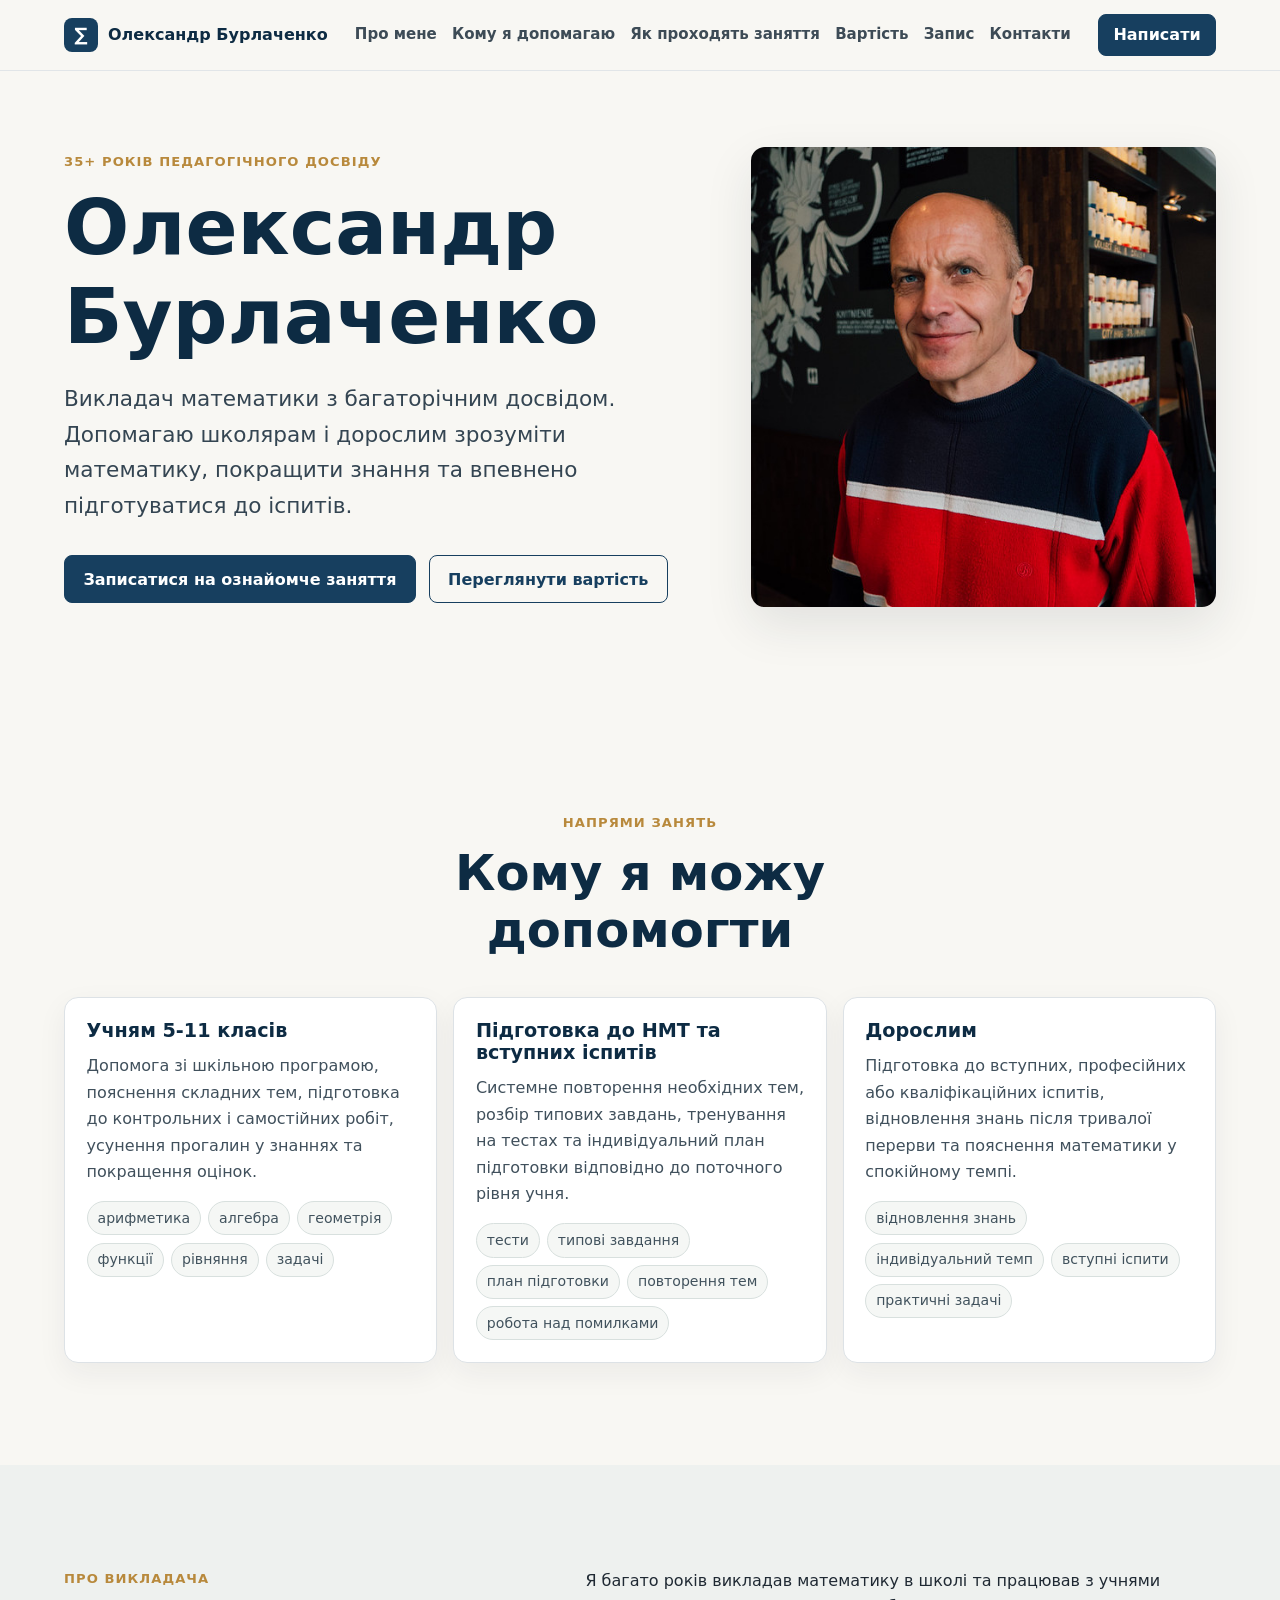
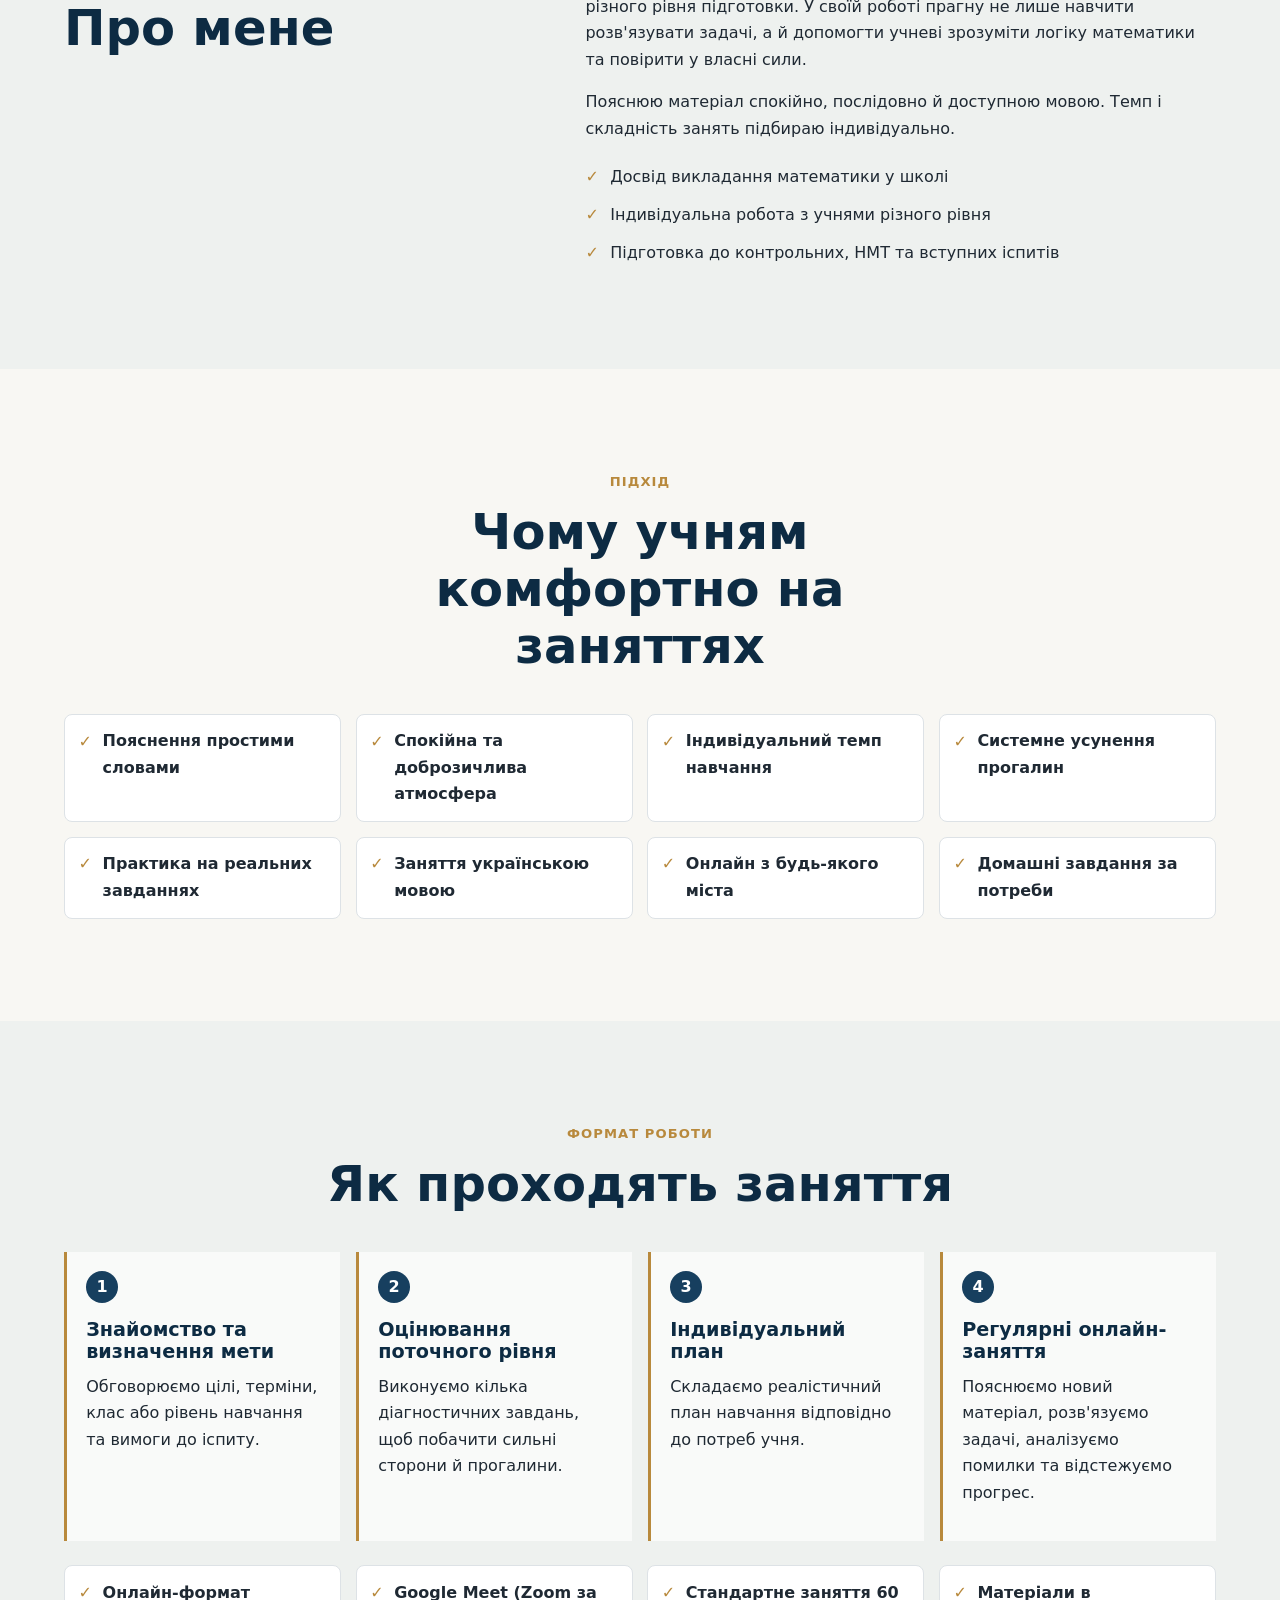
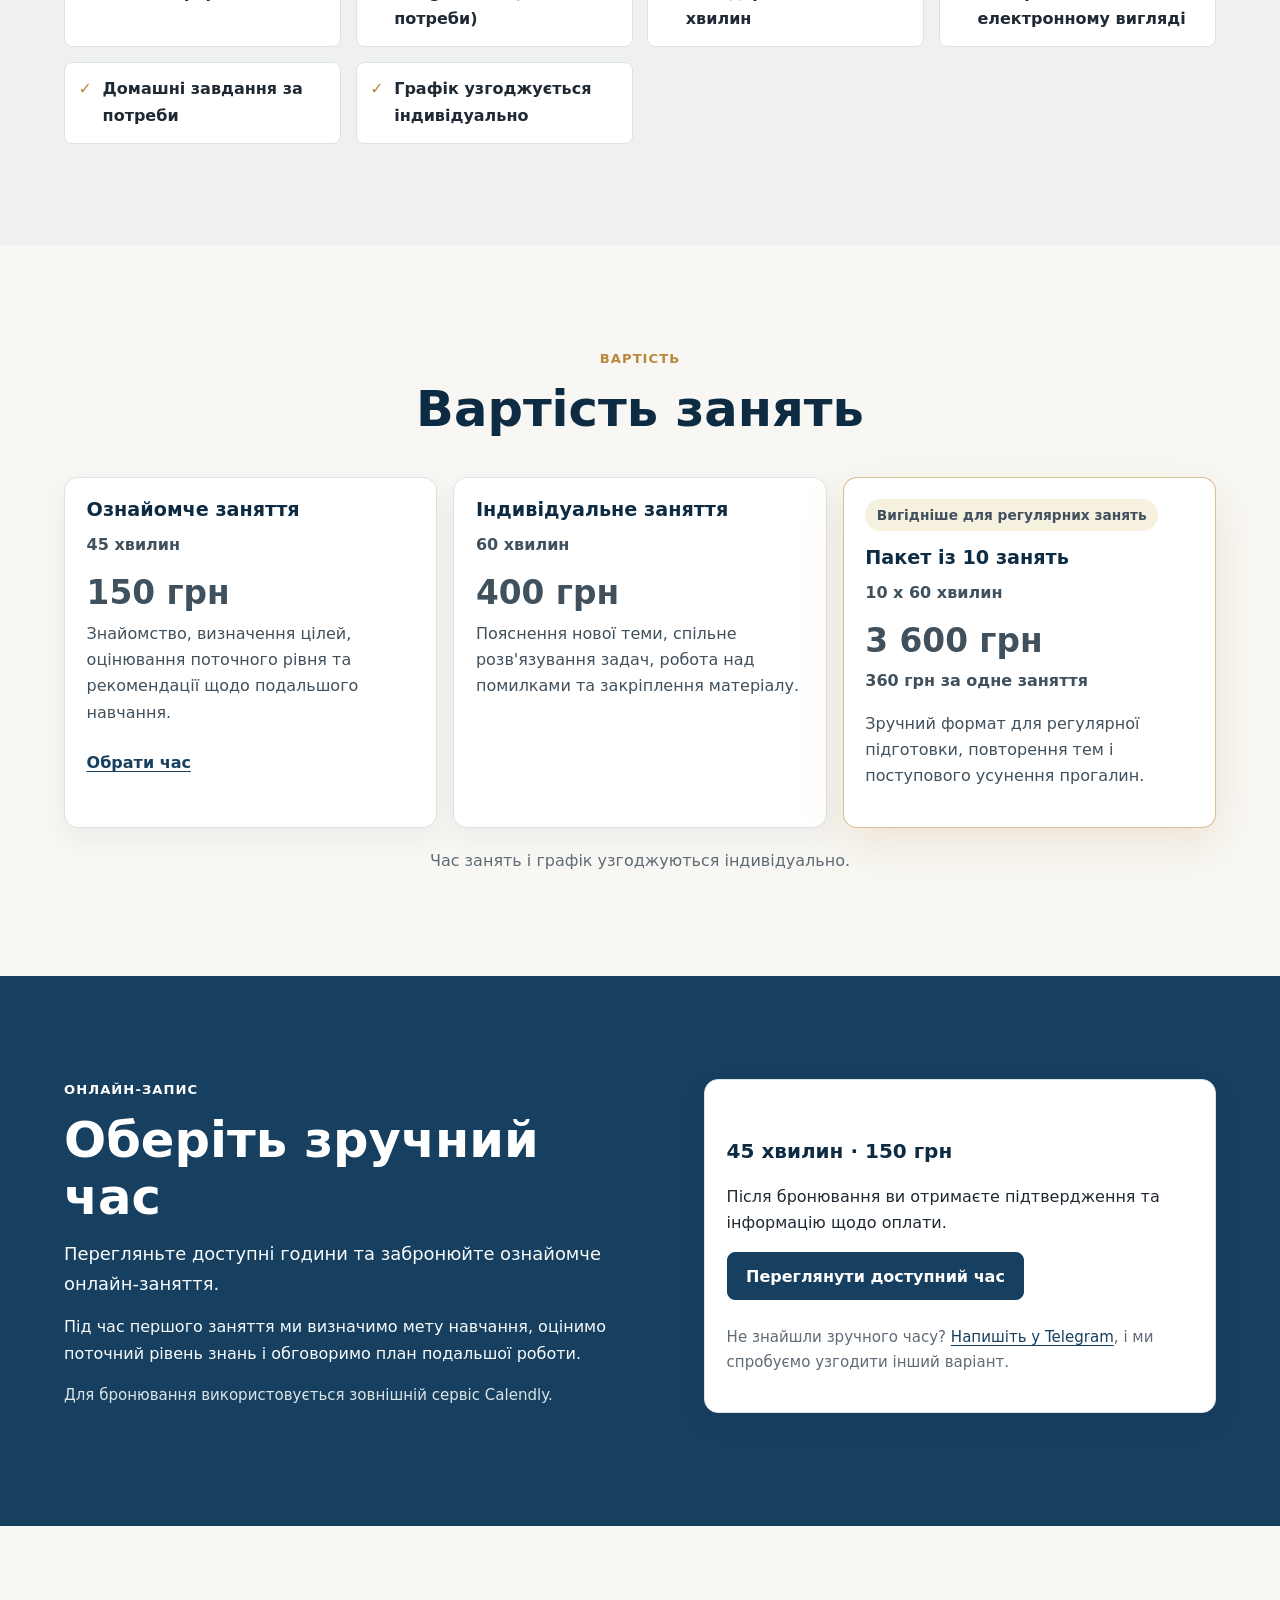
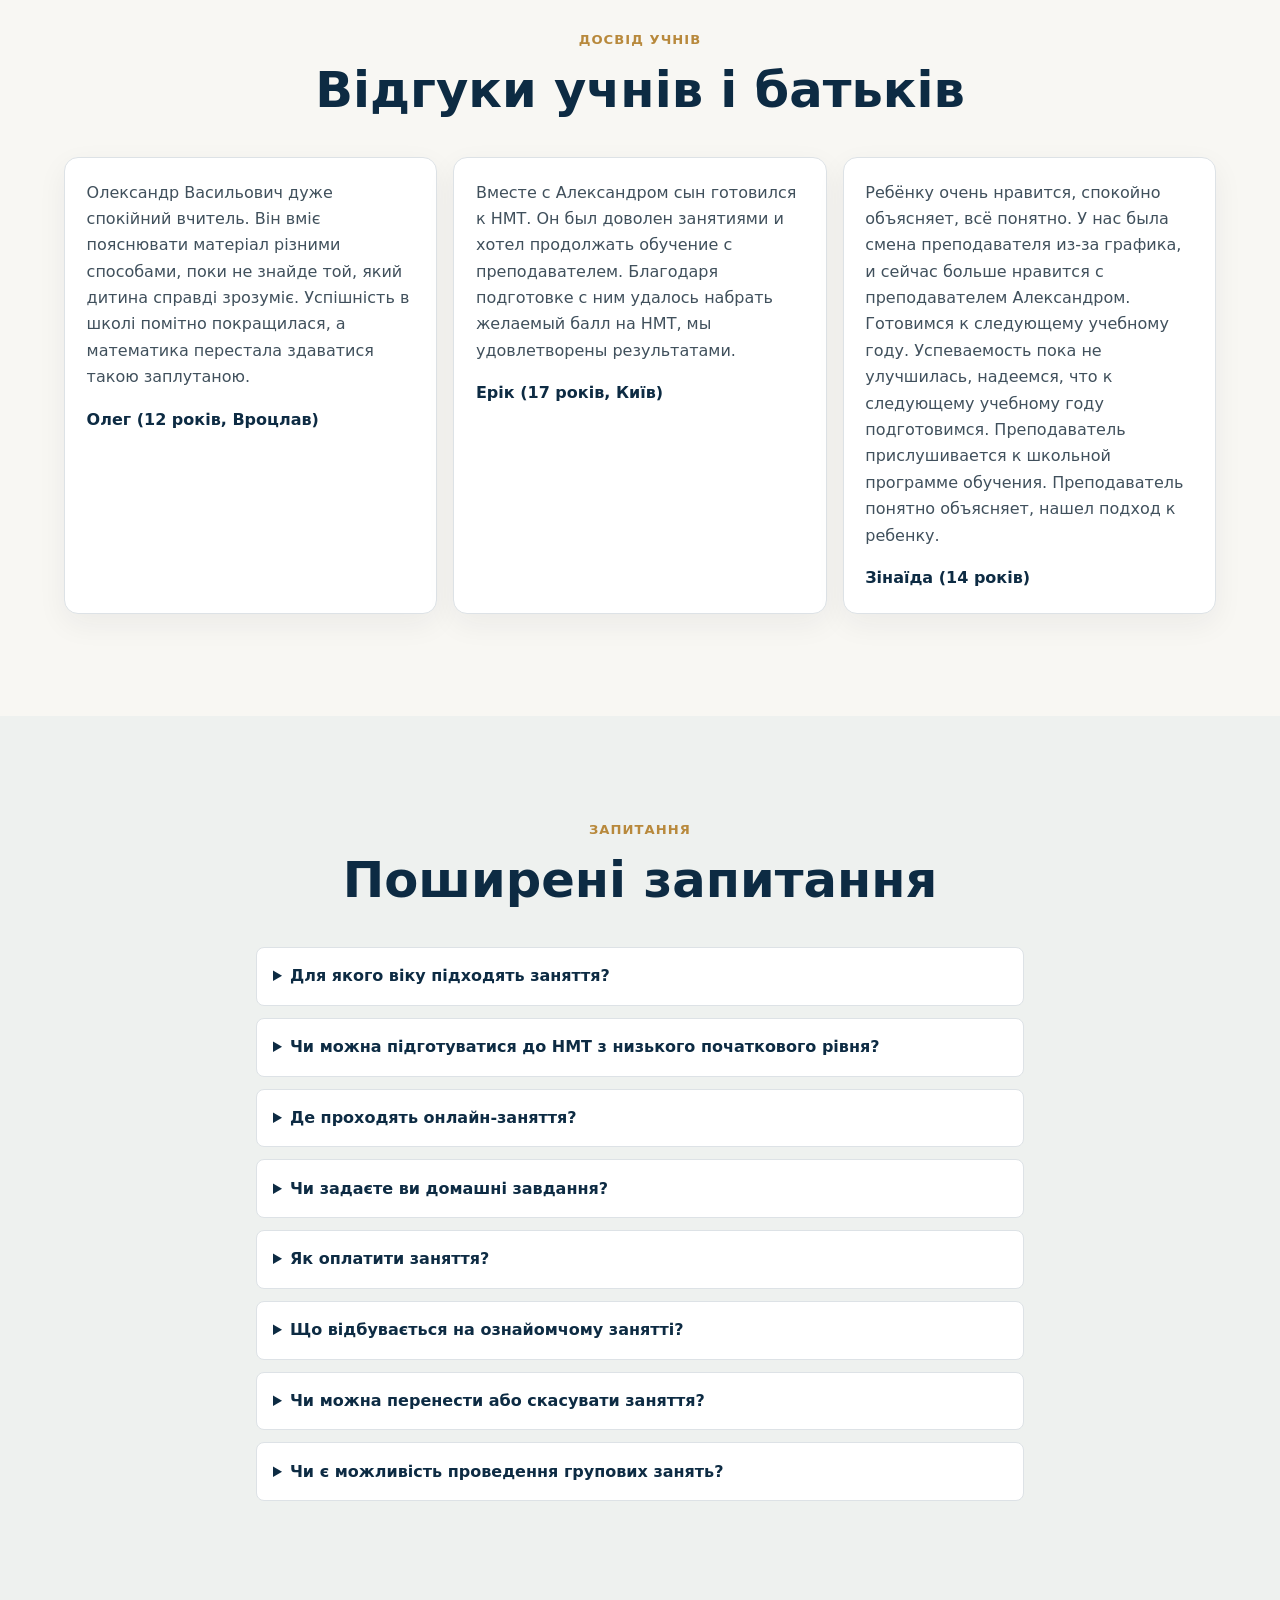
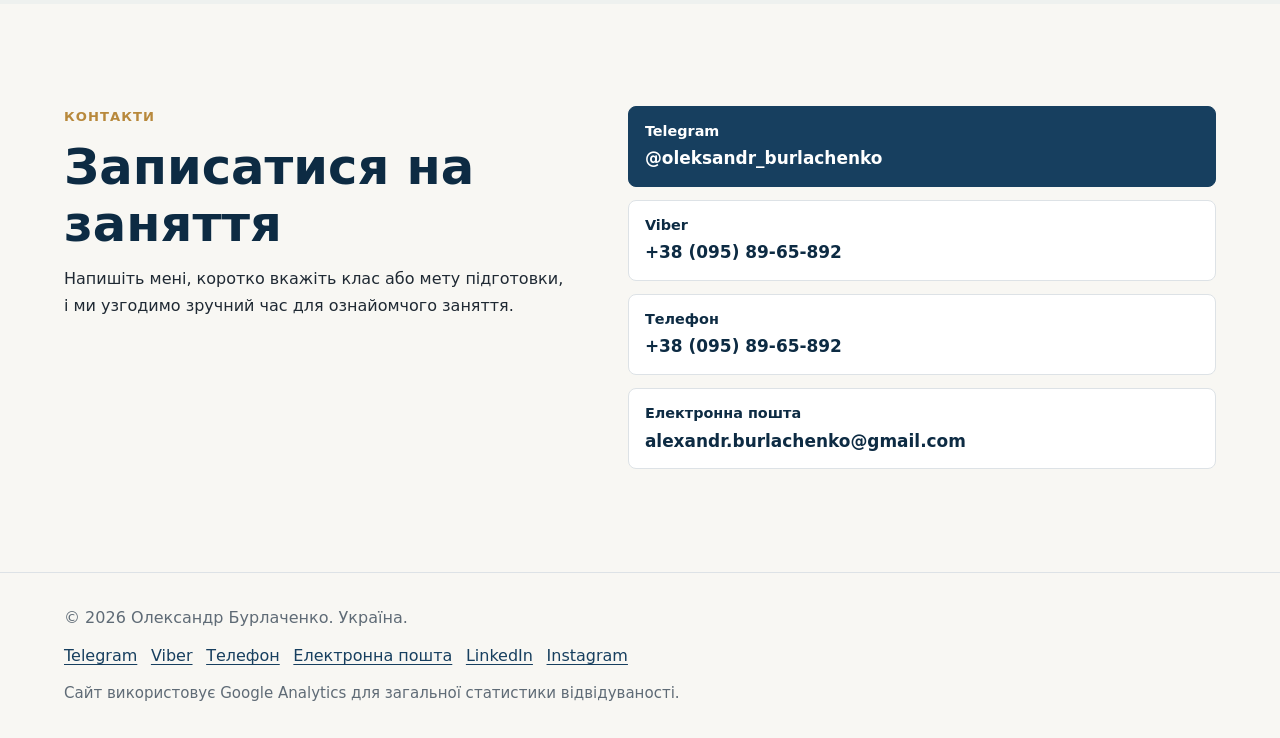
<file: index.html>
<!DOCTYPE html><html lang="uk"><head><meta charset="utf-8"><meta name="viewport" content="width=device-width, initial-scale=1"><title>Олександр Бурлаченко — онлайн-викладач математики</title><meta name="description" content="Онлайн-заняття з математики для учнів 5-11 класів і дорослих. Підготовка до НМТ та вступних іспитів, допомога зі шкільною програмою."><link rel="canonical" href="https://oleksandr.burlachenko.com/"><link rel="icon" href="/favicon.png" type="image/png"><link rel="manifest" href="/site.webmanifest"><meta name="theme-color" content="#173f5f"><meta property="og:type" content="website"><meta property="og:title" content="Олександр Бурлаченко — онлайн-викладач математики"><meta property="og:description" content="Онлайн-заняття з математики для учнів 5-11 класів і дорослих. Підготовка до НМТ та вступних іспитів, допомога зі шкільною програмою."><meta property="og:url" content="https://oleksandr.burlachenko.com/"><meta property="og:image" content="https://oleksandr.burlachenko.com/images/og-image.webp"><meta property="og:locale" content="uk_UA"><meta name="twitter:card" content="summary_large_image"><meta name="twitter:title" content="Олександр Бурлаченко — онлайн-викладач математики"><meta name="twitter:description" content="Онлайн-заняття з математики для учнів 5-11 класів і дорослих. Підготовка до НМТ та вступних іспитів, допомога зі шкільною програмою."><meta name="twitter:image" content="https://oleksandr.burlachenko.com/images/og-image.webp"><script async src="https://www.googletagmanager.com/gtag/js?id=G-PFE939JR4S"></script><script>window.dataLayer = window.dataLayer || [];
function gtag(){dataLayer.push(arguments);}
gtag("js", new Date());
gtag("config", "G-PFE939JR4S");</script><script type="application/ld+json">{"@context":"https://schema.org","@type":"Person","name":"Олександр Бурлаченко","jobTitle":"Онлайн-викладач математики","url":"https://oleksandr.burlachenko.com","image":"https://oleksandr.burlachenko.com/images/teacher-portrait.jpg","address":{"@type":"PostalAddress","addressCountry":"UA"},"sameAs":["https://t.me/oleksandr_burlachenko"]}</script><script type="application/ld+json">{"@context":"https://schema.org","@type":"Service","name":"Онлайн-заняття з математики","description":"Онлайн-заняття з математики для учнів 5-11 класів і дорослих. Підготовка до НМТ та вступних іспитів, допомога зі шкільною програмою.","provider":{"@type":"Person","name":"Олександр Бурлаченко"},"areaServed":"Україна","serviceType":"Онлайн-репетиторство з математики","offers":[{"@type":"Offer","name":"Ознайомче заняття","price":150,"priceCurrency":"UAH","description":"Знайомство, визначення цілей, оцінювання поточного рівня та рекомендації щодо подальшого навчання."},{"@type":"Offer","name":"Індивідуальне заняття","price":400,"priceCurrency":"UAH","description":"Пояснення нової теми, спільне розв'язування задач, робота над помилками та закріплення матеріалу."},{"@type":"Offer","name":"Пакет із 10 занять","price":3600,"priceCurrency":"UAH","description":"Зручний формат для регулярної підготовки, повторення тем і поступового усунення прогалин."}],"potentialAction":{"@type":"ReserveAction","target":"https://calendly.com/alexandr-burlachenko/45min","name":"Ознайомче заняття"}}</script><link rel="stylesheet" href="/_astro/BaseLayout.DnYz9kGp.css"></head><body><header class="site-header"><div class="container header-inner"><a class="brand" href="/" aria-label="Олександр Бурлаченко, головна сторінка"><span class="brand-mark" aria-hidden="true">∑</span><span>Олександр Бурлаченко</span></a><nav class="nav" aria-label="Основна навігація"><a href="#about">Про мене</a><a href="#audience">Кому я допомагаю</a><a href="#process">Як проходять заняття</a><a href="#pricing">Вартість</a><a href="#booking">Запис</a><a href="#contact">Контакти</a></nav><a class="button button-small" href="https://t.me/oleksandr_burlachenko" target="_blank" rel="noopener noreferrer">Написати</a></div></header><main><section class="hero section"><div class="container hero-grid"><div class="hero-copy"><p class="eyebrow">35+ років педагогічного досвіду</p><h1>Олександр Бурлаченко</h1><p class="lead">Викладач математики з багаторічним досвідом. Допомагаю школярам і дорослим зрозуміти математику, покращити знання та впевнено підготуватися до іспитів.</p><div class="hero-actions"><a class="button" href="#booking">Записатися на ознайомче заняття</a><a class="button button-secondary" href="#pricing">Переглянути вартість</a></div></div><figure class="portrait-wrap"><img src="/images/teacher-portrait.jpg" width="750" height="460" alt="Портрет викладача математики Олександр Бурлаченко" decoding="async" fetchpriority="high"></figure></div></section><section id="audience" class="section"><div class="container"><div class="section-heading"><p class="eyebrow">Напрями занять</p><h2>Кому я можу допомогти</h2></div><div class="card-grid"><article class="card"><h3>Учням 5-11 класів</h3><p>Допомога зі шкільною програмою, пояснення складних тем, підготовка до контрольних і самостійних робіт, усунення прогалин у знаннях та покращення оцінок.</p><ul class="tag-list" aria-label="Теми: Учням 5-11 класів"><li>арифметика</li><li>алгебра</li><li>геометрія</li><li>функції</li><li>рівняння</li><li>задачі</li></ul></article><article class="card"><h3>Підготовка до НМТ та вступних іспитів</h3><p>Системне повторення необхідних тем, розбір типових завдань, тренування на тестах та індивідуальний план підготовки відповідно до поточного рівня учня.</p><ul class="tag-list" aria-label="Теми: Підготовка до НМТ та вступних іспитів"><li>тести</li><li>типові завдання</li><li>план підготовки</li><li>повторення тем</li><li>робота над помилками</li></ul></article><article class="card"><h3>Дорослим</h3><p>Підготовка до вступних, професійних або кваліфікаційних іспитів, відновлення знань після тривалої перерви та пояснення математики у спокійному темпі.</p><ul class="tag-list" aria-label="Теми: Дорослим"><li>відновлення знань</li><li>індивідуальний темп</li><li>вступні іспити</li><li>практичні задачі</li></ul></article></div></div></section><section id="about" class="section section-muted"><div class="container two-column"><div class="section-heading left"><p class="eyebrow">Про викладача</p><h2>Про мене</h2></div><div class="prose"><p>Я багато років викладав математику в школі та працював з учнями різного рівня підготовки. У своїй роботі прагну не лише навчити розв&#39;язувати задачі, а й допомогти учневі зрозуміти логіку математики та повірити у власні сили.</p><p>Пояснюю матеріал спокійно, послідовно й доступною мовою. Темп і складність занять підбираю індивідуально.</p><ul class="check-list"><li>Досвід викладання математики у школі</li><li>Індивідуальна робота з учнями різного рівня</li><li>Підготовка до контрольних, НМТ та вступних іспитів</li></ul></div></div></section><section class="section"><div class="container"><div class="section-heading"><p class="eyebrow">Підхід</p><h2>Чому учням комфортно на заняттях</h2></div><ul class="benefit-grid"><li>Пояснення простими словами</li><li>Спокійна та доброзичлива атмосфера</li><li>Індивідуальний темп навчання</li><li>Системне усунення прогалин</li><li>Практика на реальних завданнях</li><li>Заняття українською мовою</li><li>Онлайн з будь-якого міста</li><li>Домашні завдання за потреби</li></ul></div></section><section id="process" class="section section-muted"><div class="container"><div class="section-heading"><p class="eyebrow">Формат роботи</p><h2>Як проходять заняття</h2></div><div class="steps"><article class="step"><span aria-hidden="true">1</span><h3>Знайомство та визначення мети</h3><p>Обговорюємо цілі, терміни, клас або рівень навчання та вимоги до іспиту.</p></article><article class="step"><span aria-hidden="true">2</span><h3>Оцінювання поточного рівня</h3><p>Виконуємо кілька діагностичних завдань, щоб побачити сильні сторони й прогалини.</p></article><article class="step"><span aria-hidden="true">3</span><h3>Індивідуальний план</h3><p>Складаємо реалістичний план навчання відповідно до потреб учня.</p></article><article class="step"><span aria-hidden="true">4</span><h3>Регулярні онлайн-заняття</h3><p>Пояснюємо новий матеріал, розв&#39;язуємо задачі, аналізуємо помилки та відстежуємо прогрес.</p></article></div><ul class="detail-list"><li>Онлайн-формат</li><li>Google Meet (Zoom за потреби)</li><li>Стандартне заняття 60 хвилин</li><li>Матеріали в електронному вигляді</li><li>Домашні завдання за потреби</li><li>Графік узгоджується індивідуально</li></ul></div></section><section id="pricing" class="section"><div class="container"><div class="section-heading"><p class="eyebrow">Вартість</p><h2>Вартість занять</h2></div><div class="pricing-grid"><article class="price-card"><h3>Ознайомче заняття</h3><p class="duration">45 хвилин</p><p class="price">150 грн</p><p>Знайомство, визначення цілей, оцінювання поточного рівня та рекомендації щодо подальшого навчання.</p><a class="text-link" href="#booking">Обрати час</a></article><article class="price-card"><h3>Індивідуальне заняття</h3><p class="duration">60 хвилин</p><p class="price">400 грн</p><p>Пояснення нової теми, спільне розв&#39;язування задач, робота над помилками та закріплення матеріалу.</p></article><article class="price-card highlighted"><p class="badge">Вигідніше для регулярних занять</p><h3>Пакет із 10 занять</h3><p class="duration">10 x 60 хвилин</p><p class="price">3 600 грн</p><p class="price-note">360 грн за одне заняття</p><p>Зручний формат для регулярної підготовки, повторення тем і поступового усунення прогалин.</p></article></div><p class="section-note">Час занять і графік узгоджуються індивідуально.</p></div></section><section id="booking" class="section section-accent"><div class="container booking-panel"><div><p class="eyebrow">Онлайн-запис</p><h2>Оберіть зручний час</h2><p class="lead-small">Перегляньте доступні години та забронюйте ознайомче онлайн-заняття.</p><p>Під час першого заняття ми визначимо мету навчання, оцінимо поточний рівень знань і обговоримо план подальшої роботи.</p><p class="privacy-note">Для бронювання використовується зовнішній сервіс Calendly.</p></div><div class="booking-card" data-calendly-booking><h3>Ознайомче заняття</h3><p class="booking-summary">45 хвилин · 150 грн</p><p>Після бронювання ви отримаєте підтвердження та інформацію щодо оплати.</p><a class="button" href="https://calendly.com/alexandr-burlachenko/45min" target="_blank" rel="noopener noreferrer" aria-label="Переглянути доступний час у Calendly, відкриється на новій сторінці">Переглянути доступний час<span class="sr-only"> — відкриється на новій сторінці</span></a><p class="fallback-contact"><br>Не знайшли зручного часу? <a href="https://t.me/oleksandr_burlachenko" target="_blank" rel="noopener noreferrer">Напишіть у Telegram</a>, і ми спробуємо узгодити інший варіант.</p></div></div></section><section class="section"><div class="container"><div class="section-heading"><p class="eyebrow">Досвід учнів</p><h2>Відгуки учнів і батьків</h2></div><div class="testimonial-grid"><blockquote class="testimonial"><p>Олександр Васильович дуже спокійний вчитель. Він вміє пояснювати матеріал різними способами, поки не знайде той, який дитина справді зрозуміє. Успішність в школі помітно покращилася, а математика перестала здаватися такою заплутаною.</p><footer>Олег (12 років, Вроцлав)</footer></blockquote><blockquote class="testimonial"><p>Вместе с Александром сын готовился к НМТ. Он был доволен занятиями и хотел продолжать обучение с преподавателем. Благодаря подготовке с ним удалось набрать желаемый балл на НМТ, мы удовлетворены результатами.</p><footer>Ерік (17 років, Київ)</footer></blockquote><blockquote class="testimonial"><p>Ребёнку очень нравится, спокойно объясняет, всё понятно. У нас была смена преподавателя из-за графика, и сейчас больше нравится с преподавателем Александром. Готовимся к следующему учебному году. Успеваемость пока не улучшилась, надеемся, что к следующему учебному году подготовимся. Преподаватель прислушивается к школьной программе обучения. Преподаватель понятно объясняет, нашел подход к ребенку.</p><footer>Зінаїда (14 років)</footer></blockquote></div></div></section><section class="section section-muted"><div class="container narrow"><div class="section-heading"><p class="eyebrow">Запитання</p><h2>Поширені запитання</h2></div><div class="faq-list"><details><summary>Для якого віку підходять заняття?</summary><p>Заняття підходять для учнів 5-11 класів, абітурієнтів і дорослих, яким потрібно відновити або систематизувати знання з математики.</p></details><details><summary>Чи можна підготуватися до НМТ з низького початкового рівня?</summary><p>Так, але план і темп підготовки залежать від поточного рівня, часу до іспиту та регулярності занять. На ознайомчому занятті ми визначимо реалістичний маршрут.</p></details><details><summary>Де проходять онлайн-заняття?</summary><p>Заняття проходять онлайн через узгоджену платформу відеозв&#39;язку (Google Meet або Zoom). Матеріали та завдання надсилаються в електронному вигляді.</p></details><details><summary>Чи задаєте ви домашні завдання?</summary><p>Так, за потреби. Домашні завдання допомагають закріпити матеріал, але їхній обсяг підбирається індивідуально.</p></details><details><summary>Як оплатити заняття?</summary><p>Інформація для оплати надсилається після підтвердження заняття. Онлайн-оплата на сайті наразі не використовується.</p></details><details><summary>Що відбувається на ознайомчому занятті?</summary><p>Ми обговорюємо мету навчання, виконуємо кілька діагностичних завдань, визначаємо сильні сторони й прогалини та домовляємося про подальший план.</p></details><details><summary>Чи можна перенести або скасувати заняття?</summary><p>Так. Будь ласка, повідомте про перенесення або скасування якомога раніше, бажано не пізніше ніж за 6 годин до початку заняття.</p></details><details><summary>Чи є можливість проведення групових занять?</summary><p>Так. Будь-ласка пишіть на пошту або в Телеграм, щоб домовитися.</p></details></div></div></section><section id="contact" class="section"><div class="container contact-panel"><div><p class="eyebrow">Контакти</p><h2>Записатися на заняття</h2><p>Напишіть мені, коротко вкажіть клас або мету підготовки, і ми узгодимо зручний час для ознайомчого заняття.</p></div><div class="contact-actions" aria-label="Способи зв'язку"><a class="contact-link primary" href="https://t.me/oleksandr_burlachenko" target="_blank" rel="noopener noreferrer"><span>Telegram</span><strong>@oleksandr_burlachenko</strong></a><a class="contact-link" href="viber://chat?number=%2B380958965892"><span>Viber</span><strong>+38 (095) 89-65-892</strong></a><a class="contact-link" href="tel:+380958965892"><span>Телефон</span><strong>+38 (095) 89-65-892</strong></a><a class="contact-link" href="mailto:alexandr.burlachenko+lessons@gmail.com"><span>Електронна пошта</span><strong>alexandr.burlachenko@gmail.com</strong></a></div></div></section></main><footer class="site-footer"><div class="container footer-inner"><p>© 2026 Олександр Бурлаченко. Україна.</p><nav aria-label="Контакти у футері"><a href="https://t.me/oleksandr_burlachenko" target="_blank" rel="noopener noreferrer">Telegram</a><a href="viber://chat?number=%2B380958965892">Viber</a><a href="tel:+380958965892">Телефон</a><a href="mailto:alexandr.burlachenko+lessons@gmail.com">Електронна пошта</a><a href="https://www.linkedin.com/in/teacher-oleksandr-burlachenko/" target="_blank" rel="noopener noreferrer">LinkedIn</a><a href="https://www.instagram.com/burlachenkoalexandr/" target="_blank" rel="noopener noreferrer">Instagram</a></nav><p class="privacy-note">Сайт використовує Google Analytics для загальної статистики відвідуваності.</p></div></footer></body></html>
</file>
<file: _astro/BaseLayout.DnYz9kGp.css>
:root{--color-background:#f8f7f3;--color-surface:#fff;--color-text:#1f2933;--color-muted:#5f6b76;--color-primary:#173f5f;--color-primary-dark:#0d2b43;--color-accent:#b8893c;--color-accent-soft:#f6f0df;--color-border:#dde2e6;--color-focus:#855f15;--radius-sm:.5rem;--radius-md:.875rem;--content-width:72rem;--shadow-soft:0 18px 48px #1f29331a}*{box-sizing:border-box}html{scroll-behavior:smooth;scroll-padding-top:5rem}body{background:var(--color-background);color:var(--color-text);text-rendering:optimizelegibility;margin:0;font-family:Inter,ui-sans-serif,system-ui,-apple-system,BlinkMacSystemFont,Segoe UI,sans-serif;font-size:16px;line-height:1.65}body::selection{background:var(--color-accent-soft)}img,svg{max-width:100%;display:block}a{color:var(--color-primary);text-underline-offset:.18em;text-decoration-thickness:.08em}a:hover{color:var(--color-primary-dark)}:focus-visible{outline:3px solid var(--color-focus);outline-offset:4px}h1,h2,h3,p{margin-top:0}h1,h2,h3{color:var(--color-primary-dark);letter-spacing:0;line-height:1.15}h1{max-width:12ch;margin-bottom:1.25rem;font-size:clamp(2.45rem,8vw,4.8rem)}h2{margin-bottom:.85rem;font-size:clamp(2rem,5vw,3.1rem)}h3{margin-bottom:.7rem;font-size:1.2rem}p{margin-bottom:1rem}ul{margin:0;padding:0}.container{width:min(100% - 2rem, var(--content-width));margin-inline:auto}.narrow{width:min(100% - 2rem,48rem)}.section{padding:clamp(3.5rem,8vw,6.5rem) 0}.section-muted{background:#eef1ef}.section-accent{background:var(--color-primary);color:#f8fbfb}.section-accent h2,.section-accent h3,.section-accent .eyebrow{color:#fff}.section-heading{text-align:center;max-width:42rem;margin:0 auto 2.4rem}.section-heading.left{text-align:left;margin:0}.eyebrow{color:var(--color-accent);letter-spacing:.08em;text-transform:uppercase;margin-bottom:.7rem;font-size:.82rem;font-weight:760}.lead{color:#344552;max-width:41rem;font-size:clamp(1.12rem,2vw,1.35rem)}.lead-small{font-size:1.12rem}.button{border:1px solid var(--color-primary);border-radius:var(--radius-sm);background:var(--color-primary);color:#fff;text-align:center;cursor:pointer;justify-content:center;align-items:center;min-height:3rem;padding:.82rem 1.15rem;font-weight:760;line-height:1.2;text-decoration:none;display:inline-flex}.button:hover{background:var(--color-primary-dark);color:#fff}.button:disabled{cursor:wait;opacity:.78}.button-secondary{color:var(--color-primary);background:0 0}.button-secondary:hover{color:var(--color-primary-dark);background:#e9efe9}.button-small{white-space:nowrap;min-height:2.55rem;padding:.64rem .9rem}.text-link{margin-top:.5rem;font-weight:760;display:inline-flex}.site-header{z-index:20;backdrop-filter:blur(12px);background:#f8f7f3f0;border-bottom:1px solid #dde2e6cc;position:sticky;top:0}.header-inner{align-items:center;gap:1rem;min-height:4.35rem;display:flex}.brand{color:var(--color-primary-dark);align-items:center;gap:.65rem;font-weight:820;text-decoration:none;display:inline-flex}.brand-mark{border-radius:var(--radius-sm);background:var(--color-primary);color:#fff;place-items:center;width:2.1rem;height:2.1rem;font-size:1.15rem;display:inline-grid}.nav{flex-wrap:wrap;flex:1;justify-content:center;gap:.35rem .95rem;font-size:.94rem;display:flex}.nav a{color:#3d4b56;font-weight:650;text-decoration:none}.hero{padding-top:clamp(2.8rem,6vw,5rem)}.hero-grid{grid-template-columns:minmax(0,1.05fr) minmax(18rem,.8fr);align-items:center;gap:clamp(2rem,6vw,5rem);display:grid}.hero-actions{flex-wrap:wrap;gap:.8rem;margin-top:2rem;display:flex}.portrait-wrap{margin:0}.portrait-wrap img{aspect-ratio:3/2;border-radius:var(--radius-md);object-fit:cover;object-position:center;width:100%;box-shadow:var(--shadow-soft)}.portrait-wrap figcaption{color:var(--color-muted);text-align:center;margin-top:.85rem;font-size:.93rem}.card-grid,.pricing-grid{grid-template-columns:repeat(3,minmax(0,1fr));gap:1rem;display:grid}.testimonial-grid{grid-template-columns:repeat(auto-fit,minmax(min(100%,20rem),1fr));gap:1rem;display:grid}.card,.price-card,.testimonial,.booking-card{border:1px solid var(--color-border);border-radius:var(--radius-md);background:var(--color-surface);box-shadow:0 10px 30px #1f29330f}.card,.price-card,.testimonial{padding:1.35rem}.testimonial{margin:0}.testimonial p{color:#40505c}.testimonial footer{color:var(--color-primary-dark);margin-top:1rem;font-weight:760}.card p,.price-card p{color:#40505c}.tag-list{flex-wrap:wrap;gap:.45rem;list-style:none;display:flex}.tag-list li{color:#41525d;background:#f5f7f5;border:1px solid #d8e0de;border-radius:999px;padding:.28rem .62rem;font-size:.88rem}.two-column{grid-template-columns:minmax(14rem,.7fr) minmax(0,1fr);gap:clamp(2rem,7vw,5rem);display:grid}.prose{max-width:52rem}.check-list,.benefit-grid,.detail-list{list-style:none}.check-list{gap:.75rem;margin-top:1.35rem;display:grid}.check-list li,.benefit-grid li,.detail-list li{padding-left:1.55rem;position:relative}.check-list li:before,.benefit-grid li:before,.detail-list li:before{color:var(--color-accent);content:"✓";font-weight:820;position:absolute;left:0}.benefit-grid,.detail-list{grid-template-columns:repeat(4,minmax(0,1fr));gap:.9rem;display:grid}.benefit-grid li,.detail-list li{border:1px solid var(--color-border);border-radius:var(--radius-sm);background:var(--color-surface);min-height:4.25rem;padding:.85rem .9rem .85rem 2.35rem;font-weight:650}.benefit-grid li:before,.detail-list li:before{top:.86rem;left:.85rem}.steps{grid-template-columns:repeat(4,minmax(0,1fr));gap:1rem;display:grid}.step{border-left:3px solid var(--color-accent);background:#ffffffa3;padding:1.2rem;position:relative}.step span{background:var(--color-primary);color:#fff;border-radius:999px;place-items:center;width:2rem;height:2rem;margin-bottom:1rem;font-weight:820;display:inline-grid}.detail-list{margin-top:1.5rem}.price-card{flex-direction:column;display:flex}.price-card.highlighted{border-color:#b8893c8c;box-shadow:0 16px 44px #b8893c29}.badge{background:var(--color-accent-soft);color:#765815;border-radius:999px;width:fit-content;margin-bottom:1rem;padding:.28rem .72rem;font-size:.86rem;font-weight:760}.duration,.price-note{color:var(--color-muted);font-weight:650}.price{color:var(--color-primary-dark);margin-bottom:.6rem;font-size:2.05rem;font-weight:850;line-height:1.1}.section-note{color:var(--color-muted);text-align:center;margin:1.2rem 0 0}.booking-panel{grid-template-columns:minmax(0,.9fr) minmax(18rem,.8fr);align-items:start;gap:clamp(1.2rem,5vw,4rem);display:grid}.booking-card{color:var(--color-text);padding:1.35rem}.booking-summary{color:var(--color-primary-dark);font-size:1.25rem;font-weight:820}.privacy-note,.trust-note,.fallback-contact{color:var(--color-muted);font-size:.94rem}.section-accent .privacy-note{color:#dbe5e8}.booking-card .privacy-note,.booking-card .trust-note,.booking-card .fallback-contact{color:var(--color-muted)}.inline-scheduler{gap:.8rem;display:grid}.calendly-embed{border:1px solid var(--color-border);border-radius:var(--radius-sm);width:100%;max-width:100%;overflow:hidden}.faq-list{gap:.75rem;display:grid}details{border:1px solid var(--color-border);border-radius:var(--radius-sm);background:var(--color-surface)}summary{min-height:3.25rem;color:var(--color-primary-dark);cursor:pointer;padding:.95rem 1rem;font-weight:760}details p{color:#40505c;margin:0;padding:0 1rem 1rem}.contact-panel{grid-template-columns:minmax(0,.85fr) minmax(18rem,1fr);align-items:start;gap:clamp(1.5rem,6vw,4rem);display:grid}.contact-actions{gap:.8rem;display:grid}.contact-link{border:1px solid var(--color-border);border-radius:var(--radius-sm);background:var(--color-surface);min-height:4.2rem;color:var(--color-primary-dark);justify-content:start;gap:.12rem;padding:.8rem 1rem;text-decoration:none;display:grid}.contact-link.primary{border-color:var(--color-primary);background:var(--color-primary);color:#fff}.contact-link span{font-size:.9rem;font-weight:700}.contact-link strong{overflow-wrap:anywhere;font-size:1.06rem}.site-footer{border-top:1px solid var(--color-border);color:var(--color-muted);padding:2rem 0}.footer-inner{gap:.75rem;display:grid}.footer-inner p{margin:0}.footer-inner nav{flex-wrap:wrap;gap:.85rem;display:flex}.not-found{min-height:55vh}.sr-only{clip:rect(0, 0, 0, 0);white-space:nowrap;clip-path:inset(50%);width:1px;height:1px;position:absolute;overflow:hidden}@media (width<=980px){.header-inner{flex-wrap:wrap;align-items:flex-start;padding:.75rem 0}.nav{order:3;justify-content:flex-start;width:100%;padding-bottom:.15rem;overflow-x:auto}.hero-grid,.two-column,.booking-panel,.contact-panel{grid-template-columns:1fr}.portrait-wrap{max-width:28rem;margin-inline:auto}.card-grid,.pricing-grid,.testimonial-grid,.benefit-grid,.detail-list,.steps{grid-template-columns:repeat(2,minmax(0,1fr))}}@media (width<=640px){.container,.narrow{width:min(100% - 1rem, var(--content-width))}.section{padding:3rem 0}.brand{max-width:calc(100% - 6rem)}.brand span:last-child{overflow-wrap:anywhere}.button-small{margin-left:auto}.hero-actions,.button,.contact-link{width:100%}.card-grid,.pricing-grid,.testimonial-grid,.benefit-grid,.detail-list,.steps{grid-template-columns:1fr}.card,.price-card,.testimonial,.booking-card{padding:1rem}.nav a{align-items:center;min-height:2.75rem;display:inline-flex}}@media (prefers-reduced-motion:reduce){*,:before,:after{scroll-behavior:auto!important}}
</file>
